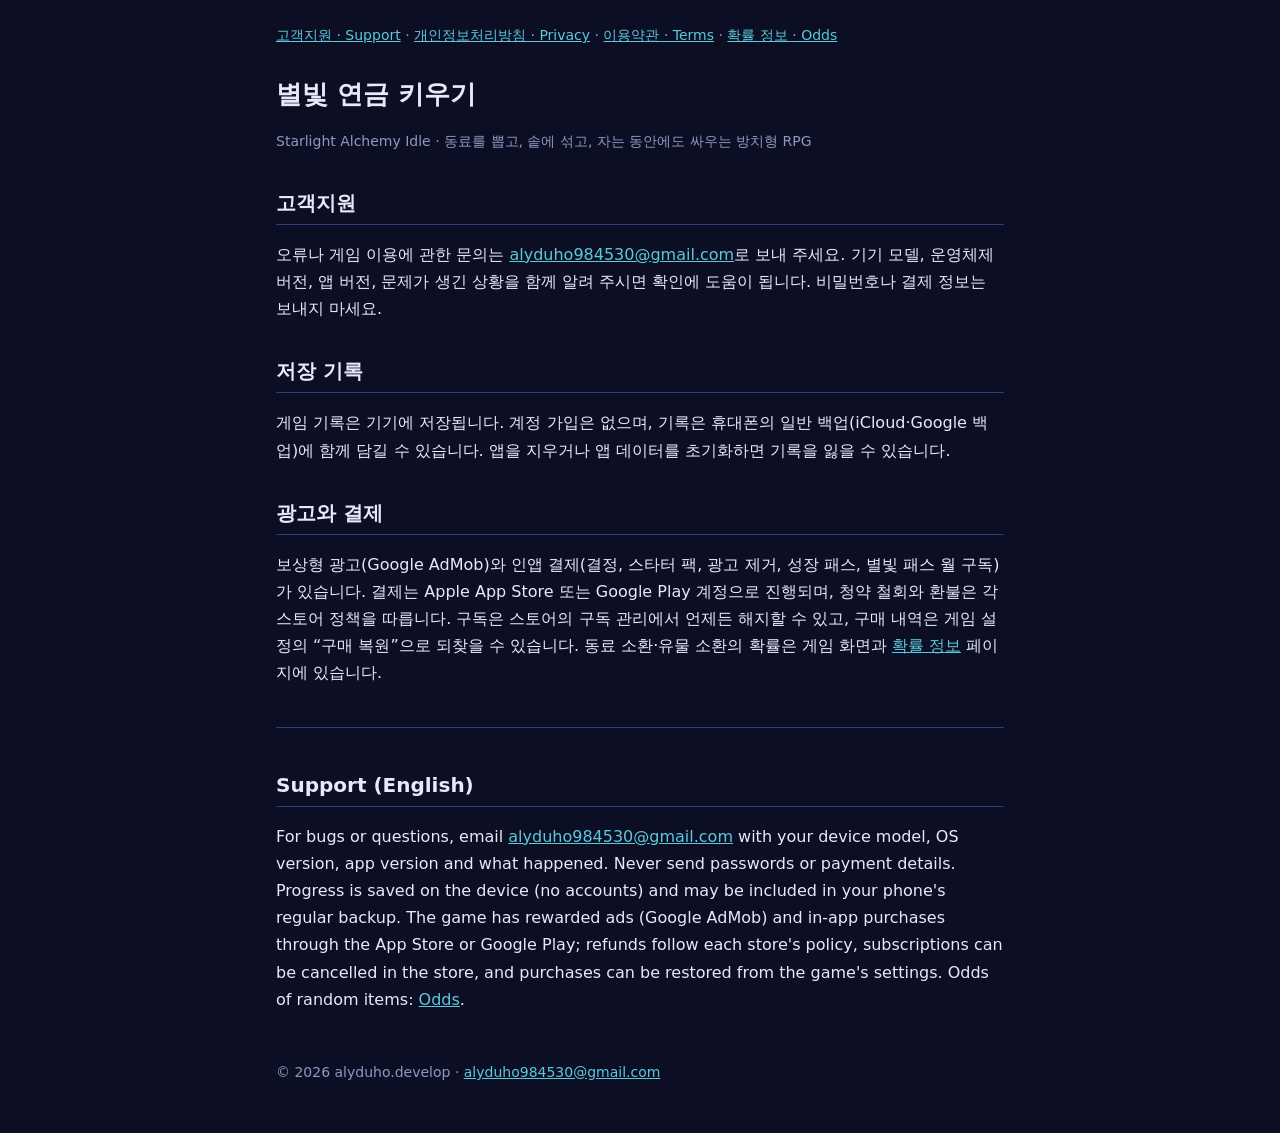
<file: index.html>
<!doctype html>
<html lang="ko">
<head>
<meta charset="utf-8">
<meta name="viewport" content="width=device-width, initial-scale=1">
<title>별빛 연금 키우기 · 고객지원 · Support</title>
<link rel="stylesheet" href="style.css">
</head>
<body>
<main>
<nav><a href="index.html">고객지원 · Support</a> · <a href="privacy.html">개인정보처리방침 · Privacy</a> · <a href="terms.html">이용약관 · Terms</a> · <a href="odds.html">확률 정보 · Odds</a></nav>
<h1>별빛 연금 키우기</h1>
<p class="meta">Starlight Alchemy Idle · 동료를 뽑고, 솥에 섞고, 자는 동안에도 싸우는 방치형 RPG</p>
<h2>고객지원</h2>
<p>오류나 게임 이용에 관한 문의는 <a href="mailto:alyduho984530@gmail.com">alyduho984530@gmail.com</a>로 보내 주세요. 기기 모델, 운영체제 버전, 앱 버전, 문제가 생긴 상황을 함께 알려 주시면 확인에 도움이 됩니다. 비밀번호나 결제 정보는 보내지 마세요.</p>
<h2>저장 기록</h2>
<p>게임 기록은 기기에 저장됩니다. 계정 가입은 없으며, 기록은 휴대폰의 일반 백업(iCloud·Google 백업)에 함께 담길 수 있습니다. 앱을 지우거나 앱 데이터를 초기화하면 기록을 잃을 수 있습니다.</p>
<h2>광고와 결제</h2>
<p>보상형 광고(Google AdMob)와 인앱 결제(결정, 스타터 팩, 광고 제거, 성장 패스, 별빛 패스 월 구독)가 있습니다. 결제는 Apple App Store 또는 Google Play 계정으로 진행되며, 청약 철회와 환불은 각 스토어 정책을 따릅니다. 구독은 스토어의 구독 관리에서 언제든 해지할 수 있고, 구매 내역은 게임 설정의 “구매 복원”으로 되찾을 수 있습니다. 동료 소환·유물 소환의 확률은 게임 화면과 <a href="odds.html">확률 정보</a> 페이지에 있습니다.</p>
<hr>
<h2>Support (English)</h2>
<p>For bugs or questions, email <a href="mailto:alyduho984530@gmail.com">alyduho984530@gmail.com</a> with your device model, OS version, app version and what happened. Never send passwords or payment details. Progress is saved on the device (no accounts) and may be included in your phone's regular backup. The game has rewarded ads (Google AdMob) and in-app purchases through the App Store or Google Play; refunds follow each store's policy, subscriptions can be cancelled in the store, and purchases can be restored from the game's settings. Odds of random items: <a href="odds.html">Odds</a>.</p>
<footer>© 2026 alyduho.develop · <a href="mailto:alyduho984530@gmail.com">alyduho984530@gmail.com</a></footer>
</main>
</body>
</html>
</file>
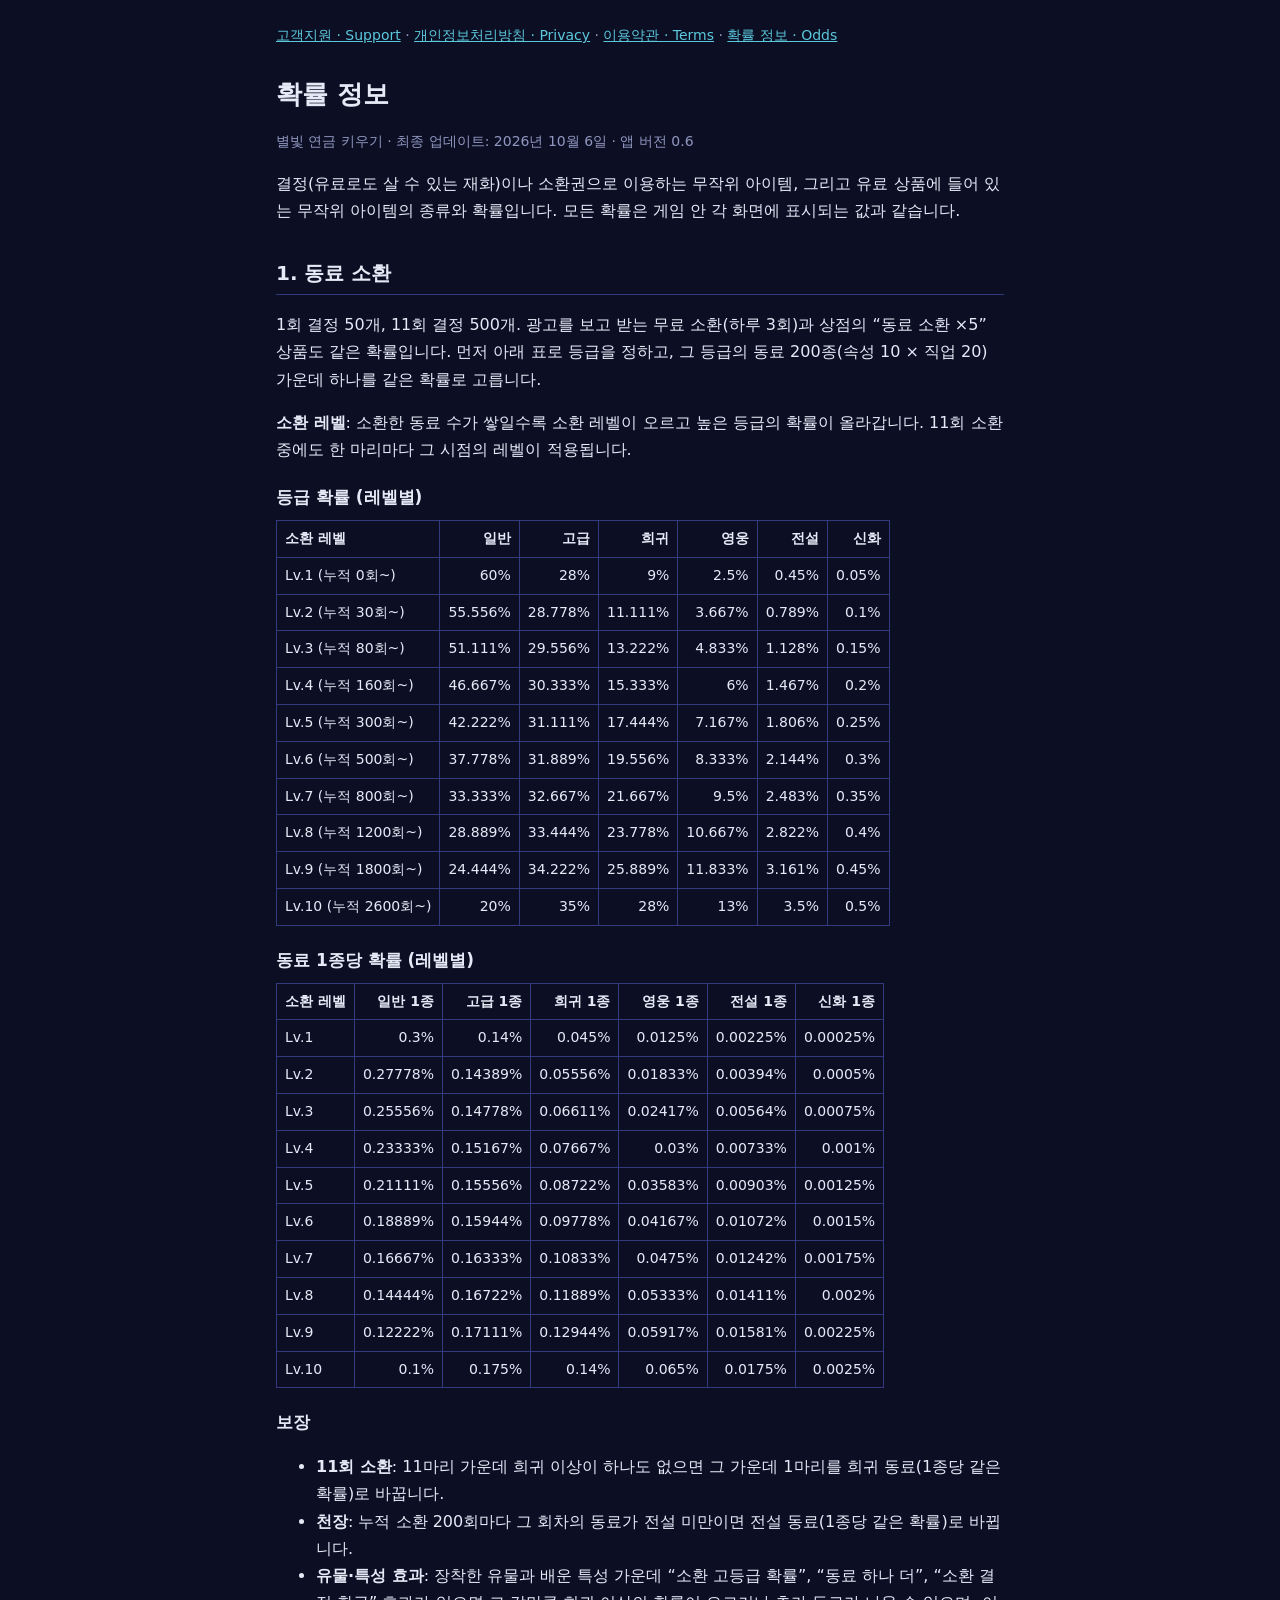
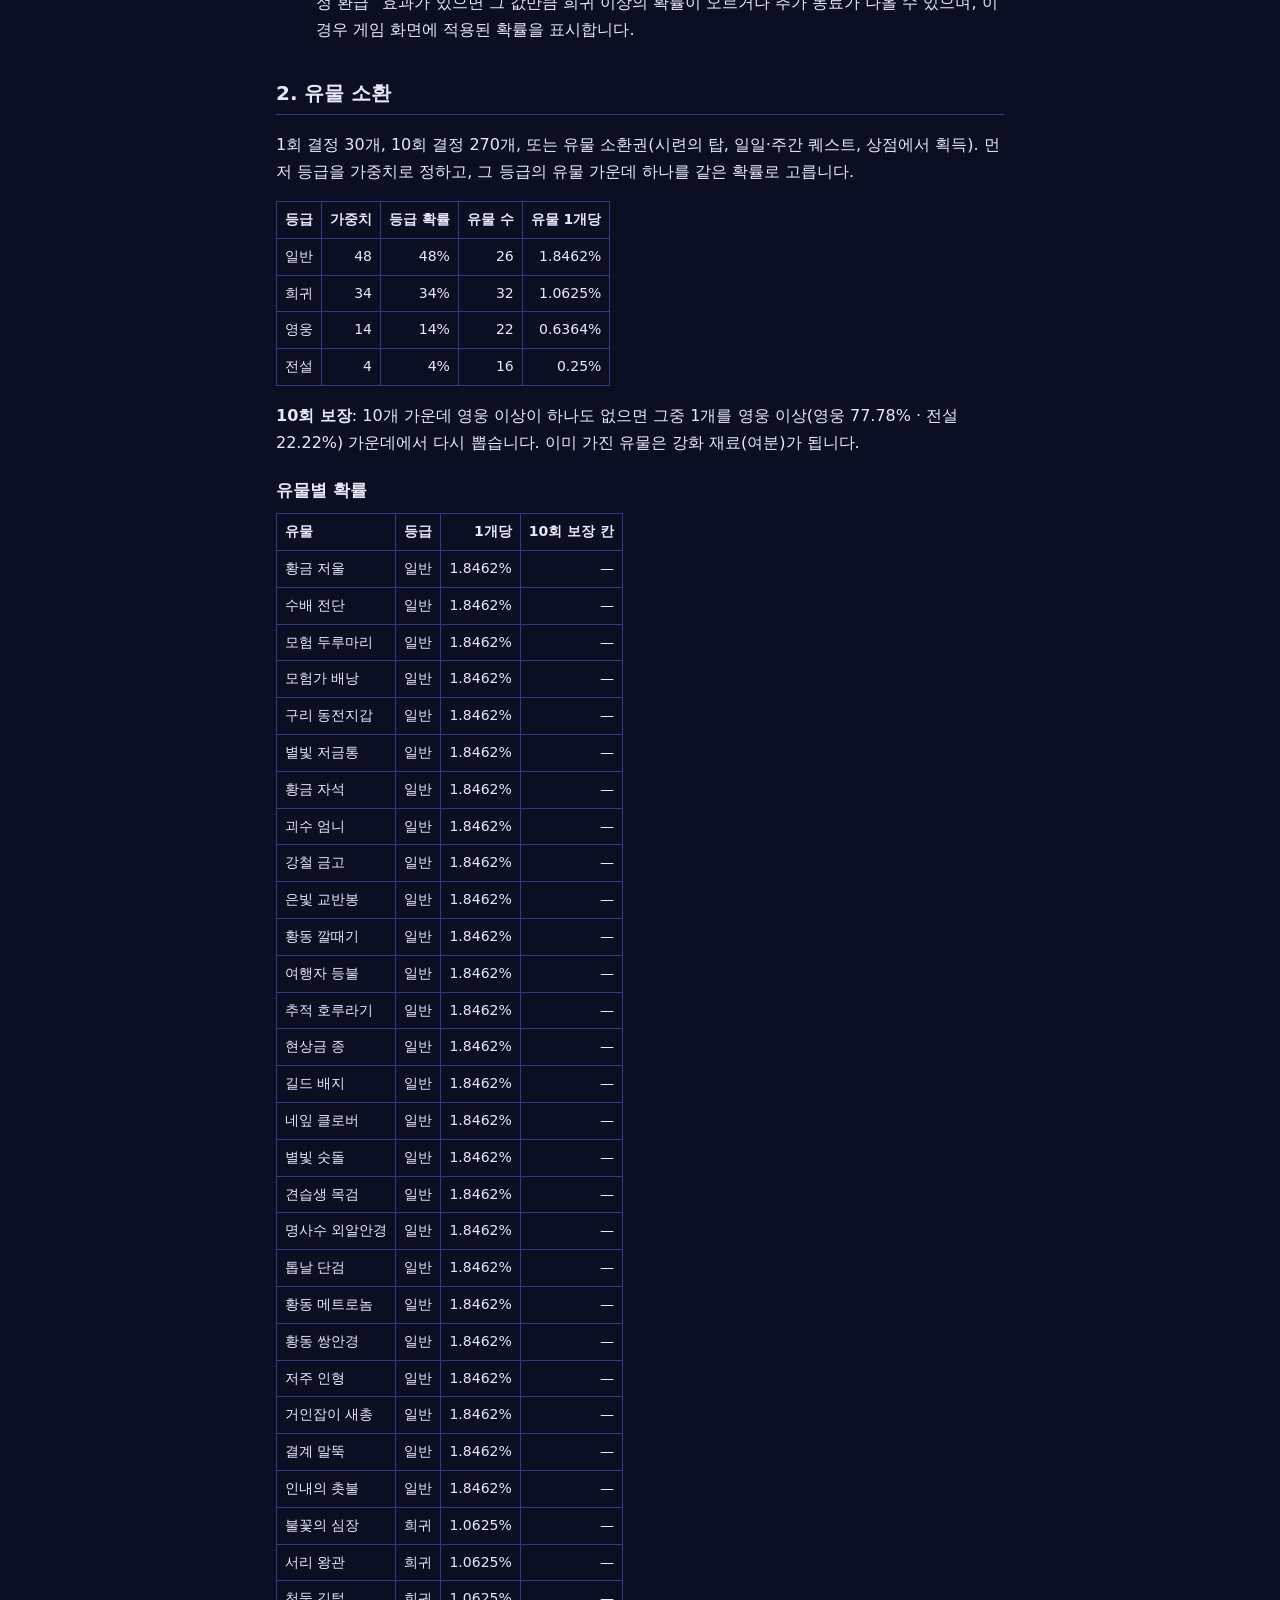
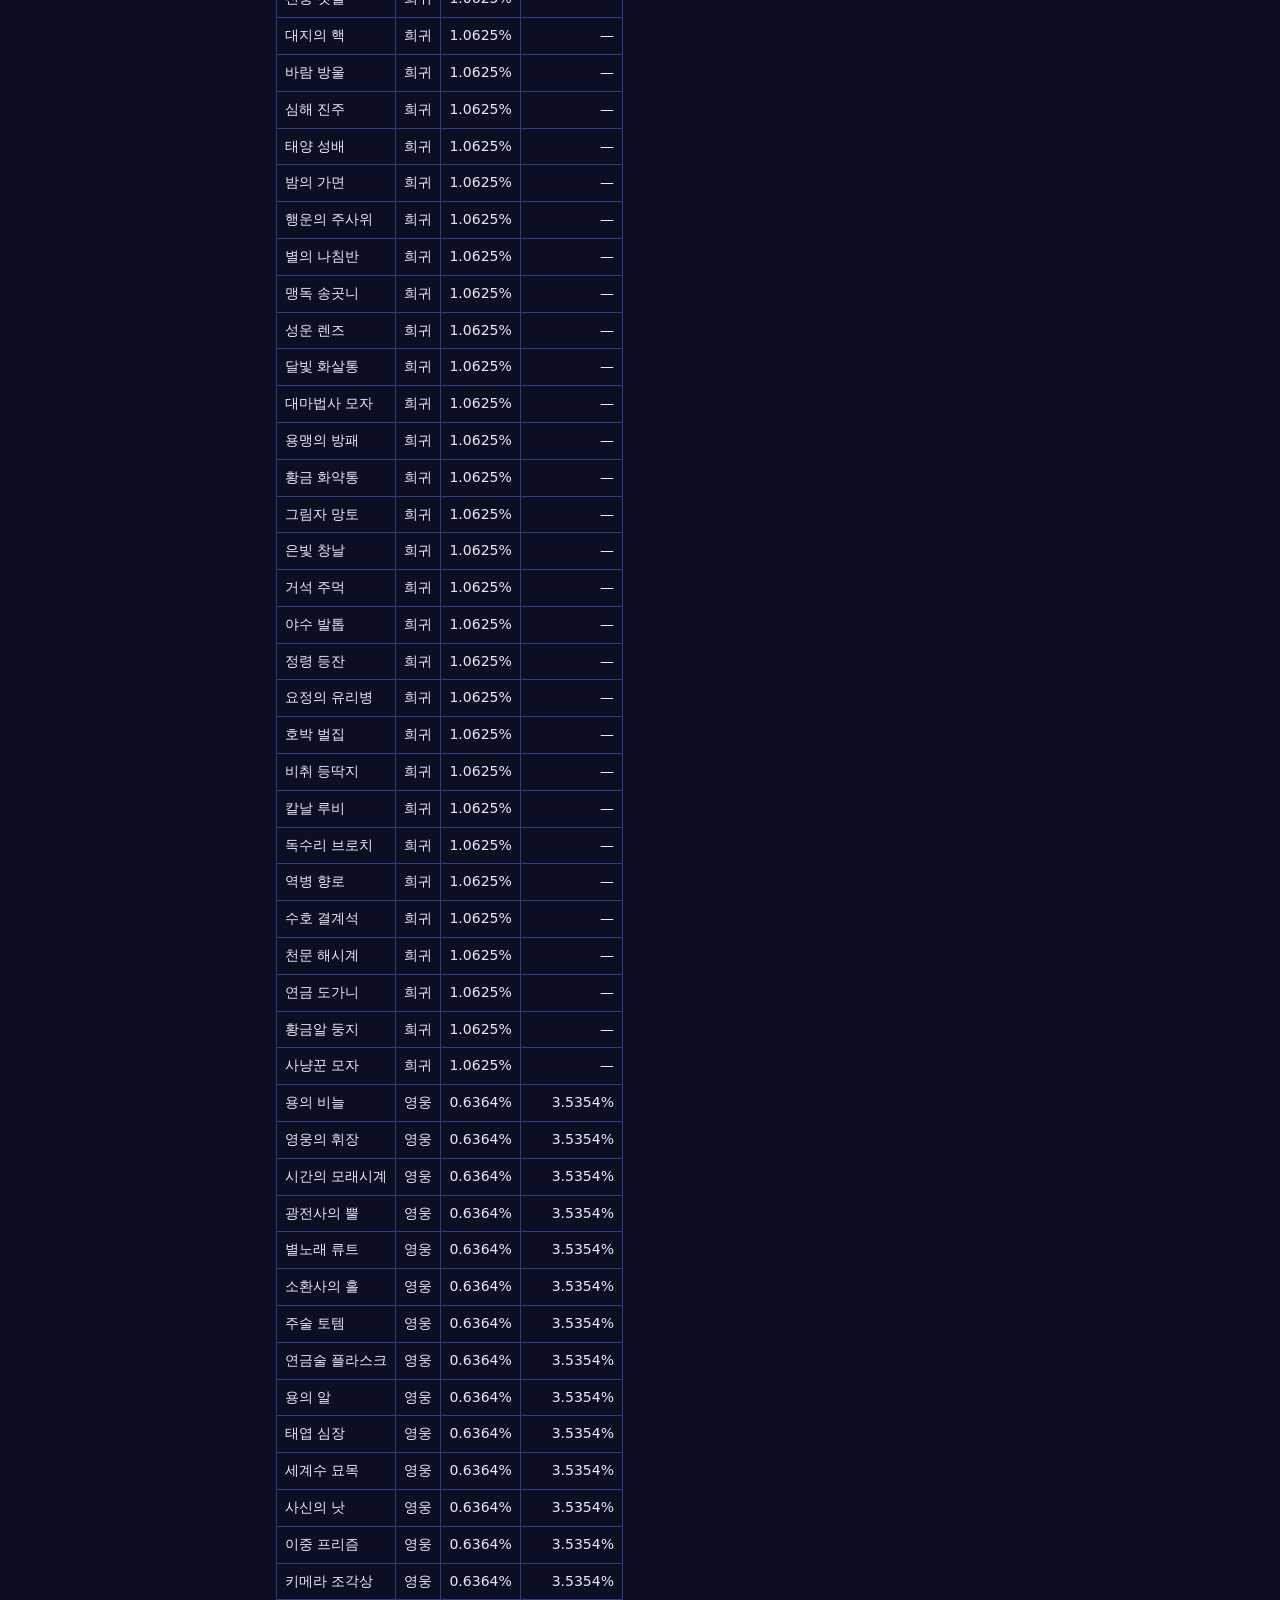
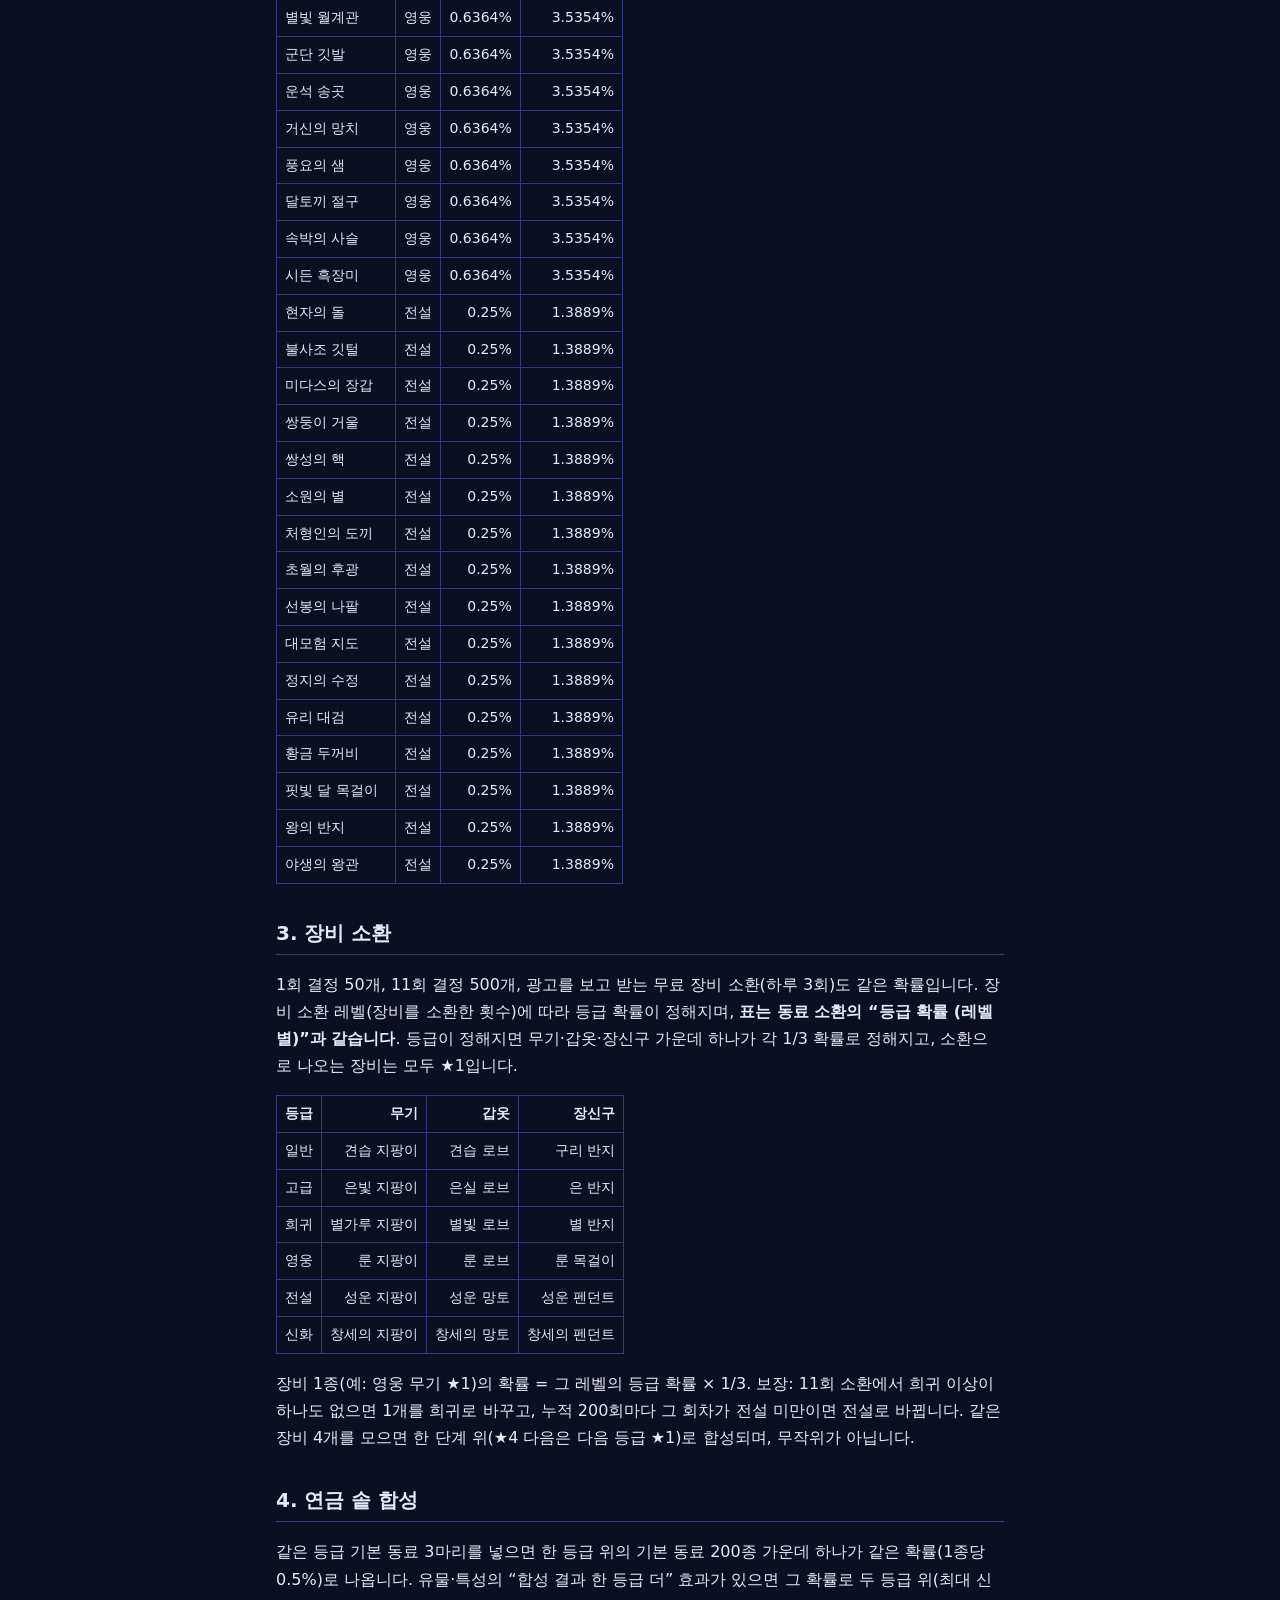
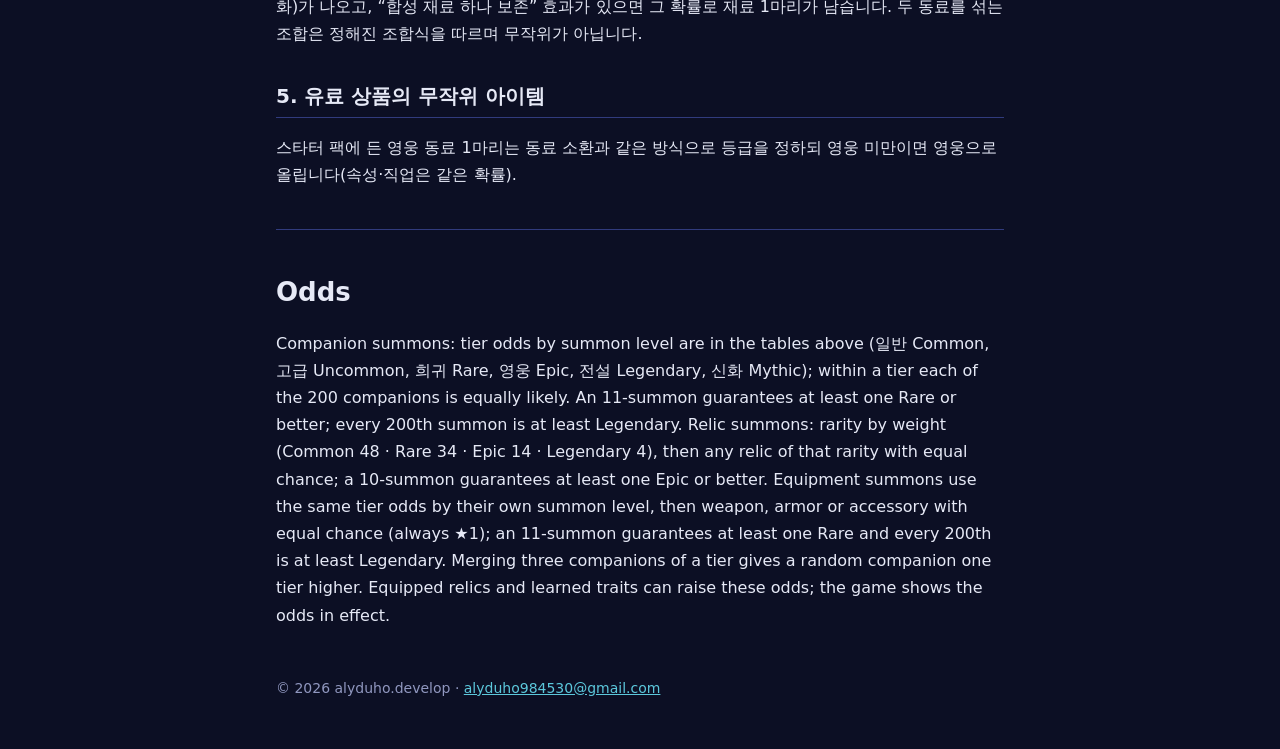
<file: odds.html>
<!doctype html>
<html lang="ko">
<head>
<meta charset="utf-8">
<meta name="viewport" content="width=device-width, initial-scale=1">
<title>확률 정보 · Odds · 별빛 연금 키우기</title>
<link rel="stylesheet" href="style.css">
</head>
<body>
<main>
<nav><a href="index.html">고객지원 · Support</a> · <a href="privacy.html">개인정보처리방침 · Privacy</a> · <a href="terms.html">이용약관 · Terms</a> · <a href="odds.html">확률 정보 · Odds</a></nav>
<h1>확률 정보</h1>
<p class="meta">별빛 연금 키우기 · 최종 업데이트: 2026년 10월 6일 · 앱 버전 0.6</p>
<p>결정(유료로도 살 수 있는 재화)이나 소환권으로 이용하는 무작위 아이템, 그리고 유료 상품에 들어 있는 무작위 아이템의 종류와 확률입니다. 모든 확률은 게임 안 각 화면에 표시되는 값과 같습니다.</p>

<h2>1. 동료 소환</h2>
<p>1회 결정 50개, 11회 결정 500개. 광고를 보고 받는 무료 소환(하루 3회)과 상점의 “동료 소환 ×5” 상품도 같은 확률입니다. 먼저 아래 표로 등급을 정하고, 그 등급의 동료 200종(속성 10 × 직업 20) 가운데 하나를 같은 확률로 고릅니다.</p>
<p><b>소환 레벨</b>: 소환한 동료 수가 쌓일수록 소환 레벨이 오르고 높은 등급의 확률이 올라갑니다. 11회 소환 중에도 한 마리마다 그 시점의 레벨이 적용됩니다.</p>
<h3>등급 확률 (레벨별)</h3>
<table><tr><th>소환 레벨</th><th>일반</th><th>고급</th><th>희귀</th><th>영웅</th><th>전설</th><th>신화</th></tr>
<tr><td>Lv.1 (누적 0회~)</td><td>60%</td><td>28%</td><td>9%</td><td>2.5%</td><td>0.45%</td><td>0.05%</td></tr>
<tr><td>Lv.2 (누적 30회~)</td><td>55.556%</td><td>28.778%</td><td>11.111%</td><td>3.667%</td><td>0.789%</td><td>0.1%</td></tr>
<tr><td>Lv.3 (누적 80회~)</td><td>51.111%</td><td>29.556%</td><td>13.222%</td><td>4.833%</td><td>1.128%</td><td>0.15%</td></tr>
<tr><td>Lv.4 (누적 160회~)</td><td>46.667%</td><td>30.333%</td><td>15.333%</td><td>6%</td><td>1.467%</td><td>0.2%</td></tr>
<tr><td>Lv.5 (누적 300회~)</td><td>42.222%</td><td>31.111%</td><td>17.444%</td><td>7.167%</td><td>1.806%</td><td>0.25%</td></tr>
<tr><td>Lv.6 (누적 500회~)</td><td>37.778%</td><td>31.889%</td><td>19.556%</td><td>8.333%</td><td>2.144%</td><td>0.3%</td></tr>
<tr><td>Lv.7 (누적 800회~)</td><td>33.333%</td><td>32.667%</td><td>21.667%</td><td>9.5%</td><td>2.483%</td><td>0.35%</td></tr>
<tr><td>Lv.8 (누적 1200회~)</td><td>28.889%</td><td>33.444%</td><td>23.778%</td><td>10.667%</td><td>2.822%</td><td>0.4%</td></tr>
<tr><td>Lv.9 (누적 1800회~)</td><td>24.444%</td><td>34.222%</td><td>25.889%</td><td>11.833%</td><td>3.161%</td><td>0.45%</td></tr>
<tr><td>Lv.10 (누적 2600회~)</td><td>20%</td><td>35%</td><td>28%</td><td>13%</td><td>3.5%</td><td>0.5%</td></tr>
</table>
<h3>동료 1종당 확률 (레벨별)</h3>
<table><tr><th>소환 레벨</th><th>일반 1종</th><th>고급 1종</th><th>희귀 1종</th><th>영웅 1종</th><th>전설 1종</th><th>신화 1종</th></tr>
<tr><td>Lv.1</td><td>0.3%</td><td>0.14%</td><td>0.045%</td><td>0.0125%</td><td>0.00225%</td><td>0.00025%</td></tr>
<tr><td>Lv.2</td><td>0.27778%</td><td>0.14389%</td><td>0.05556%</td><td>0.01833%</td><td>0.00394%</td><td>0.0005%</td></tr>
<tr><td>Lv.3</td><td>0.25556%</td><td>0.14778%</td><td>0.06611%</td><td>0.02417%</td><td>0.00564%</td><td>0.00075%</td></tr>
<tr><td>Lv.4</td><td>0.23333%</td><td>0.15167%</td><td>0.07667%</td><td>0.03%</td><td>0.00733%</td><td>0.001%</td></tr>
<tr><td>Lv.5</td><td>0.21111%</td><td>0.15556%</td><td>0.08722%</td><td>0.03583%</td><td>0.00903%</td><td>0.00125%</td></tr>
<tr><td>Lv.6</td><td>0.18889%</td><td>0.15944%</td><td>0.09778%</td><td>0.04167%</td><td>0.01072%</td><td>0.0015%</td></tr>
<tr><td>Lv.7</td><td>0.16667%</td><td>0.16333%</td><td>0.10833%</td><td>0.0475%</td><td>0.01242%</td><td>0.00175%</td></tr>
<tr><td>Lv.8</td><td>0.14444%</td><td>0.16722%</td><td>0.11889%</td><td>0.05333%</td><td>0.01411%</td><td>0.002%</td></tr>
<tr><td>Lv.9</td><td>0.12222%</td><td>0.17111%</td><td>0.12944%</td><td>0.05917%</td><td>0.01581%</td><td>0.00225%</td></tr>
<tr><td>Lv.10</td><td>0.1%</td><td>0.175%</td><td>0.14%</td><td>0.065%</td><td>0.0175%</td><td>0.0025%</td></tr>
</table>
<h3>보장</h3>
<ul>
<li><b>11회 소환</b>: 11마리 가운데 희귀 이상이 하나도 없으면 그 가운데 1마리를 희귀 동료(1종당 같은 확률)로 바꿉니다.</li>
<li><b>천장</b>: 누적 소환 200회마다 그 회차의 동료가 전설 미만이면 전설 동료(1종당 같은 확률)로 바뀝니다.</li>
<li><b>유물·특성 효과</b>: 장착한 유물과 배운 특성 가운데 “소환 고등급 확률”, “동료 하나 더”, “소환 결정 환급” 효과가 있으면 그 값만큼 희귀 이상의 확률이 오르거나 추가 동료가 나올 수 있으며, 이 경우 게임 화면에 적용된 확률을 표시합니다.</li>
</ul>

<h2>2. 유물 소환</h2>
<p>1회 결정 30개, 10회 결정 270개, 또는 유물 소환권(시련의 탑, 일일·주간 퀘스트, 상점에서 획득). 먼저 등급을 가중치로 정하고, 그 등급의 유물 가운데 하나를 같은 확률로 고릅니다.</p>
<table><tr><th>등급</th><th>가중치</th><th>등급 확률</th><th>유물 수</th><th>유물 1개당</th></tr>
<tr><td>일반</td><td>48</td><td>48%</td><td>26</td><td>1.8462%</td></tr>
<tr><td>희귀</td><td>34</td><td>34%</td><td>32</td><td>1.0625%</td></tr>
<tr><td>영웅</td><td>14</td><td>14%</td><td>22</td><td>0.6364%</td></tr>
<tr><td>전설</td><td>4</td><td>4%</td><td>16</td><td>0.25%</td></tr>
</table>
<p><b>10회 보장</b>: 10개 가운데 영웅 이상이 하나도 없으면 그중 1개를 영웅 이상(영웅 77.78% · 전설 22.22%) 가운데에서 다시 뽑습니다. 이미 가진 유물은 강화 재료(여분)가 됩니다.</p>
<h3>유물별 확률</h3>
<table><tr><th>유물</th><th>등급</th><th>1개당</th><th>10회 보장 칸</th></tr>
<tr><td>황금 저울</td><td>일반</td><td>1.8462%</td><td>—</td></tr>
<tr><td>수배 전단</td><td>일반</td><td>1.8462%</td><td>—</td></tr>
<tr><td>모험 두루마리</td><td>일반</td><td>1.8462%</td><td>—</td></tr>
<tr><td>모험가 배낭</td><td>일반</td><td>1.8462%</td><td>—</td></tr>
<tr><td>구리 동전지갑</td><td>일반</td><td>1.8462%</td><td>—</td></tr>
<tr><td>별빛 저금통</td><td>일반</td><td>1.8462%</td><td>—</td></tr>
<tr><td>황금 자석</td><td>일반</td><td>1.8462%</td><td>—</td></tr>
<tr><td>괴수 엄니</td><td>일반</td><td>1.8462%</td><td>—</td></tr>
<tr><td>강철 금고</td><td>일반</td><td>1.8462%</td><td>—</td></tr>
<tr><td>은빛 교반봉</td><td>일반</td><td>1.8462%</td><td>—</td></tr>
<tr><td>황동 깔때기</td><td>일반</td><td>1.8462%</td><td>—</td></tr>
<tr><td>여행자 등불</td><td>일반</td><td>1.8462%</td><td>—</td></tr>
<tr><td>추적 호루라기</td><td>일반</td><td>1.8462%</td><td>—</td></tr>
<tr><td>현상금 종</td><td>일반</td><td>1.8462%</td><td>—</td></tr>
<tr><td>길드 배지</td><td>일반</td><td>1.8462%</td><td>—</td></tr>
<tr><td>네잎 클로버</td><td>일반</td><td>1.8462%</td><td>—</td></tr>
<tr><td>별빛 숫돌</td><td>일반</td><td>1.8462%</td><td>—</td></tr>
<tr><td>견습생 목검</td><td>일반</td><td>1.8462%</td><td>—</td></tr>
<tr><td>명사수 외알안경</td><td>일반</td><td>1.8462%</td><td>—</td></tr>
<tr><td>톱날 단검</td><td>일반</td><td>1.8462%</td><td>—</td></tr>
<tr><td>황동 메트로놈</td><td>일반</td><td>1.8462%</td><td>—</td></tr>
<tr><td>황동 쌍안경</td><td>일반</td><td>1.8462%</td><td>—</td></tr>
<tr><td>저주 인형</td><td>일반</td><td>1.8462%</td><td>—</td></tr>
<tr><td>거인잡이 새총</td><td>일반</td><td>1.8462%</td><td>—</td></tr>
<tr><td>결계 말뚝</td><td>일반</td><td>1.8462%</td><td>—</td></tr>
<tr><td>인내의 촛불</td><td>일반</td><td>1.8462%</td><td>—</td></tr>
<tr><td>불꽃의 심장</td><td>희귀</td><td>1.0625%</td><td>—</td></tr>
<tr><td>서리 왕관</td><td>희귀</td><td>1.0625%</td><td>—</td></tr>
<tr><td>천둥 깃털</td><td>희귀</td><td>1.0625%</td><td>—</td></tr>
<tr><td>대지의 핵</td><td>희귀</td><td>1.0625%</td><td>—</td></tr>
<tr><td>바람 방울</td><td>희귀</td><td>1.0625%</td><td>—</td></tr>
<tr><td>심해 진주</td><td>희귀</td><td>1.0625%</td><td>—</td></tr>
<tr><td>태양 성배</td><td>희귀</td><td>1.0625%</td><td>—</td></tr>
<tr><td>밤의 가면</td><td>희귀</td><td>1.0625%</td><td>—</td></tr>
<tr><td>행운의 주사위</td><td>희귀</td><td>1.0625%</td><td>—</td></tr>
<tr><td>별의 나침반</td><td>희귀</td><td>1.0625%</td><td>—</td></tr>
<tr><td>맹독 송곳니</td><td>희귀</td><td>1.0625%</td><td>—</td></tr>
<tr><td>성운 렌즈</td><td>희귀</td><td>1.0625%</td><td>—</td></tr>
<tr><td>달빛 화살통</td><td>희귀</td><td>1.0625%</td><td>—</td></tr>
<tr><td>대마법사 모자</td><td>희귀</td><td>1.0625%</td><td>—</td></tr>
<tr><td>용맹의 방패</td><td>희귀</td><td>1.0625%</td><td>—</td></tr>
<tr><td>황금 화약통</td><td>희귀</td><td>1.0625%</td><td>—</td></tr>
<tr><td>그림자 망토</td><td>희귀</td><td>1.0625%</td><td>—</td></tr>
<tr><td>은빛 창날</td><td>희귀</td><td>1.0625%</td><td>—</td></tr>
<tr><td>거석 주먹</td><td>희귀</td><td>1.0625%</td><td>—</td></tr>
<tr><td>야수 발톱</td><td>희귀</td><td>1.0625%</td><td>—</td></tr>
<tr><td>정령 등잔</td><td>희귀</td><td>1.0625%</td><td>—</td></tr>
<tr><td>요정의 유리병</td><td>희귀</td><td>1.0625%</td><td>—</td></tr>
<tr><td>호박 벌집</td><td>희귀</td><td>1.0625%</td><td>—</td></tr>
<tr><td>비취 등딱지</td><td>희귀</td><td>1.0625%</td><td>—</td></tr>
<tr><td>칼날 루비</td><td>희귀</td><td>1.0625%</td><td>—</td></tr>
<tr><td>독수리 브로치</td><td>희귀</td><td>1.0625%</td><td>—</td></tr>
<tr><td>역병 향로</td><td>희귀</td><td>1.0625%</td><td>—</td></tr>
<tr><td>수호 결계석</td><td>희귀</td><td>1.0625%</td><td>—</td></tr>
<tr><td>천문 해시계</td><td>희귀</td><td>1.0625%</td><td>—</td></tr>
<tr><td>연금 도가니</td><td>희귀</td><td>1.0625%</td><td>—</td></tr>
<tr><td>황금알 둥지</td><td>희귀</td><td>1.0625%</td><td>—</td></tr>
<tr><td>사냥꾼 모자</td><td>희귀</td><td>1.0625%</td><td>—</td></tr>
<tr><td>용의 비늘</td><td>영웅</td><td>0.6364%</td><td>3.5354%</td></tr>
<tr><td>영웅의 휘장</td><td>영웅</td><td>0.6364%</td><td>3.5354%</td></tr>
<tr><td>시간의 모래시계</td><td>영웅</td><td>0.6364%</td><td>3.5354%</td></tr>
<tr><td>광전사의 뿔</td><td>영웅</td><td>0.6364%</td><td>3.5354%</td></tr>
<tr><td>별노래 류트</td><td>영웅</td><td>0.6364%</td><td>3.5354%</td></tr>
<tr><td>소환사의 홀</td><td>영웅</td><td>0.6364%</td><td>3.5354%</td></tr>
<tr><td>주술 토템</td><td>영웅</td><td>0.6364%</td><td>3.5354%</td></tr>
<tr><td>연금술 플라스크</td><td>영웅</td><td>0.6364%</td><td>3.5354%</td></tr>
<tr><td>용의 알</td><td>영웅</td><td>0.6364%</td><td>3.5354%</td></tr>
<tr><td>태엽 심장</td><td>영웅</td><td>0.6364%</td><td>3.5354%</td></tr>
<tr><td>세계수 묘목</td><td>영웅</td><td>0.6364%</td><td>3.5354%</td></tr>
<tr><td>사신의 낫</td><td>영웅</td><td>0.6364%</td><td>3.5354%</td></tr>
<tr><td>이중 프리즘</td><td>영웅</td><td>0.6364%</td><td>3.5354%</td></tr>
<tr><td>키메라 조각상</td><td>영웅</td><td>0.6364%</td><td>3.5354%</td></tr>
<tr><td>별빛 월계관</td><td>영웅</td><td>0.6364%</td><td>3.5354%</td></tr>
<tr><td>군단 깃발</td><td>영웅</td><td>0.6364%</td><td>3.5354%</td></tr>
<tr><td>운석 송곳</td><td>영웅</td><td>0.6364%</td><td>3.5354%</td></tr>
<tr><td>거신의 망치</td><td>영웅</td><td>0.6364%</td><td>3.5354%</td></tr>
<tr><td>풍요의 샘</td><td>영웅</td><td>0.6364%</td><td>3.5354%</td></tr>
<tr><td>달토끼 절구</td><td>영웅</td><td>0.6364%</td><td>3.5354%</td></tr>
<tr><td>속박의 사슬</td><td>영웅</td><td>0.6364%</td><td>3.5354%</td></tr>
<tr><td>시든 흑장미</td><td>영웅</td><td>0.6364%</td><td>3.5354%</td></tr>
<tr><td>현자의 돌</td><td>전설</td><td>0.25%</td><td>1.3889%</td></tr>
<tr><td>불사조 깃털</td><td>전설</td><td>0.25%</td><td>1.3889%</td></tr>
<tr><td>미다스의 장갑</td><td>전설</td><td>0.25%</td><td>1.3889%</td></tr>
<tr><td>쌍둥이 거울</td><td>전설</td><td>0.25%</td><td>1.3889%</td></tr>
<tr><td>쌍성의 핵</td><td>전설</td><td>0.25%</td><td>1.3889%</td></tr>
<tr><td>소원의 별</td><td>전설</td><td>0.25%</td><td>1.3889%</td></tr>
<tr><td>처형인의 도끼</td><td>전설</td><td>0.25%</td><td>1.3889%</td></tr>
<tr><td>초월의 후광</td><td>전설</td><td>0.25%</td><td>1.3889%</td></tr>
<tr><td>선봉의 나팔</td><td>전설</td><td>0.25%</td><td>1.3889%</td></tr>
<tr><td>대모험 지도</td><td>전설</td><td>0.25%</td><td>1.3889%</td></tr>
<tr><td>정지의 수정</td><td>전설</td><td>0.25%</td><td>1.3889%</td></tr>
<tr><td>유리 대검</td><td>전설</td><td>0.25%</td><td>1.3889%</td></tr>
<tr><td>황금 두꺼비</td><td>전설</td><td>0.25%</td><td>1.3889%</td></tr>
<tr><td>핏빛 달 목걸이</td><td>전설</td><td>0.25%</td><td>1.3889%</td></tr>
<tr><td>왕의 반지</td><td>전설</td><td>0.25%</td><td>1.3889%</td></tr>
<tr><td>야생의 왕관</td><td>전설</td><td>0.25%</td><td>1.3889%</td></tr>
</table>

<h2>3. 장비 소환</h2>
<p>1회 결정 50개, 11회 결정 500개, 광고를 보고 받는 무료 장비 소환(하루 3회)도 같은 확률입니다. 장비 소환 레벨(장비를 소환한 횟수)에 따라 등급 확률이 정해지며, <b>표는 동료 소환의 “등급 확률 (레벨별)”과 같습니다</b>. 등급이 정해지면 무기·갑옷·장신구 가운데 하나가 각 1/3 확률로 정해지고, 소환으로 나오는 장비는 모두 ★1입니다.</p>
<table><tr><th>등급</th><th>무기</th><th>갑옷</th><th>장신구</th></tr>
<tr><td>일반</td><td>견습 지팡이</td><td>견습 로브</td><td>구리 반지</td></tr>
<tr><td>고급</td><td>은빛 지팡이</td><td>은실 로브</td><td>은 반지</td></tr>
<tr><td>희귀</td><td>별가루 지팡이</td><td>별빛 로브</td><td>별 반지</td></tr>
<tr><td>영웅</td><td>룬 지팡이</td><td>룬 로브</td><td>룬 목걸이</td></tr>
<tr><td>전설</td><td>성운 지팡이</td><td>성운 망토</td><td>성운 펜던트</td></tr>
<tr><td>신화</td><td>창세의 지팡이</td><td>창세의 망토</td><td>창세의 펜던트</td></tr>
</table>
<p>장비 1종(예: 영웅 무기 ★1)의 확률 = 그 레벨의 등급 확률 × 1/3. 보장: 11회 소환에서 희귀 이상이 하나도 없으면 1개를 희귀로 바꾸고, 누적 200회마다 그 회차가 전설 미만이면 전설로 바뀝니다. 같은 장비 4개를 모으면 한 단계 위(★4 다음은 다음 등급 ★1)로 합성되며, 무작위가 아닙니다.</p>

<h2>4. 연금 솥 합성</h2>
<p>같은 등급 기본 동료 3마리를 넣으면 한 등급 위의 기본 동료 200종 가운데 하나가 같은 확률(1종당 0.5%)로 나옵니다. 유물·특성의 “합성 결과 한 등급 더” 효과가 있으면 그 확률로 두 등급 위(최대 신화)가 나오고, “합성 재료 하나 보존” 효과가 있으면 그 확률로 재료 1마리가 남습니다. 두 동료를 섞는 조합은 정해진 조합식을 따르며 무작위가 아닙니다.</p>

<h2>5. 유료 상품의 무작위 아이템</h2>
<p>스타터 팩에 든 영웅 동료 1마리는 동료 소환과 같은 방식으로 등급을 정하되 영웅 미만이면 영웅으로 올립니다(속성·직업은 같은 확률).</p>
<hr>
<h1>Odds</h1>
<p>Companion summons: tier odds by summon level are in the tables above (일반 Common, 고급 Uncommon, 희귀 Rare, 영웅 Epic, 전설 Legendary, 신화 Mythic); within a tier each of the 200 companions is equally likely. An 11-summon guarantees at least one Rare or better; every 200th summon is at least Legendary. Relic summons: rarity by weight (Common 48 · Rare 34 · Epic 14 · Legendary 4), then any relic of that rarity with equal chance; a 10-summon guarantees at least one Epic or better. Equipment summons use the same tier odds by their own summon level, then weapon, armor or accessory with equal chance (always ★1); an 11-summon guarantees at least one Rare and every 200th is at least Legendary. Merging three companions of a tier gives a random companion one tier higher. Equipped relics and learned traits can raise these odds; the game shows the odds in effect.</p>
<footer>© 2026 alyduho.develop · <a href="mailto:alyduho984530@gmail.com">alyduho984530@gmail.com</a></footer>
</main>
</body>
</html>
</file>
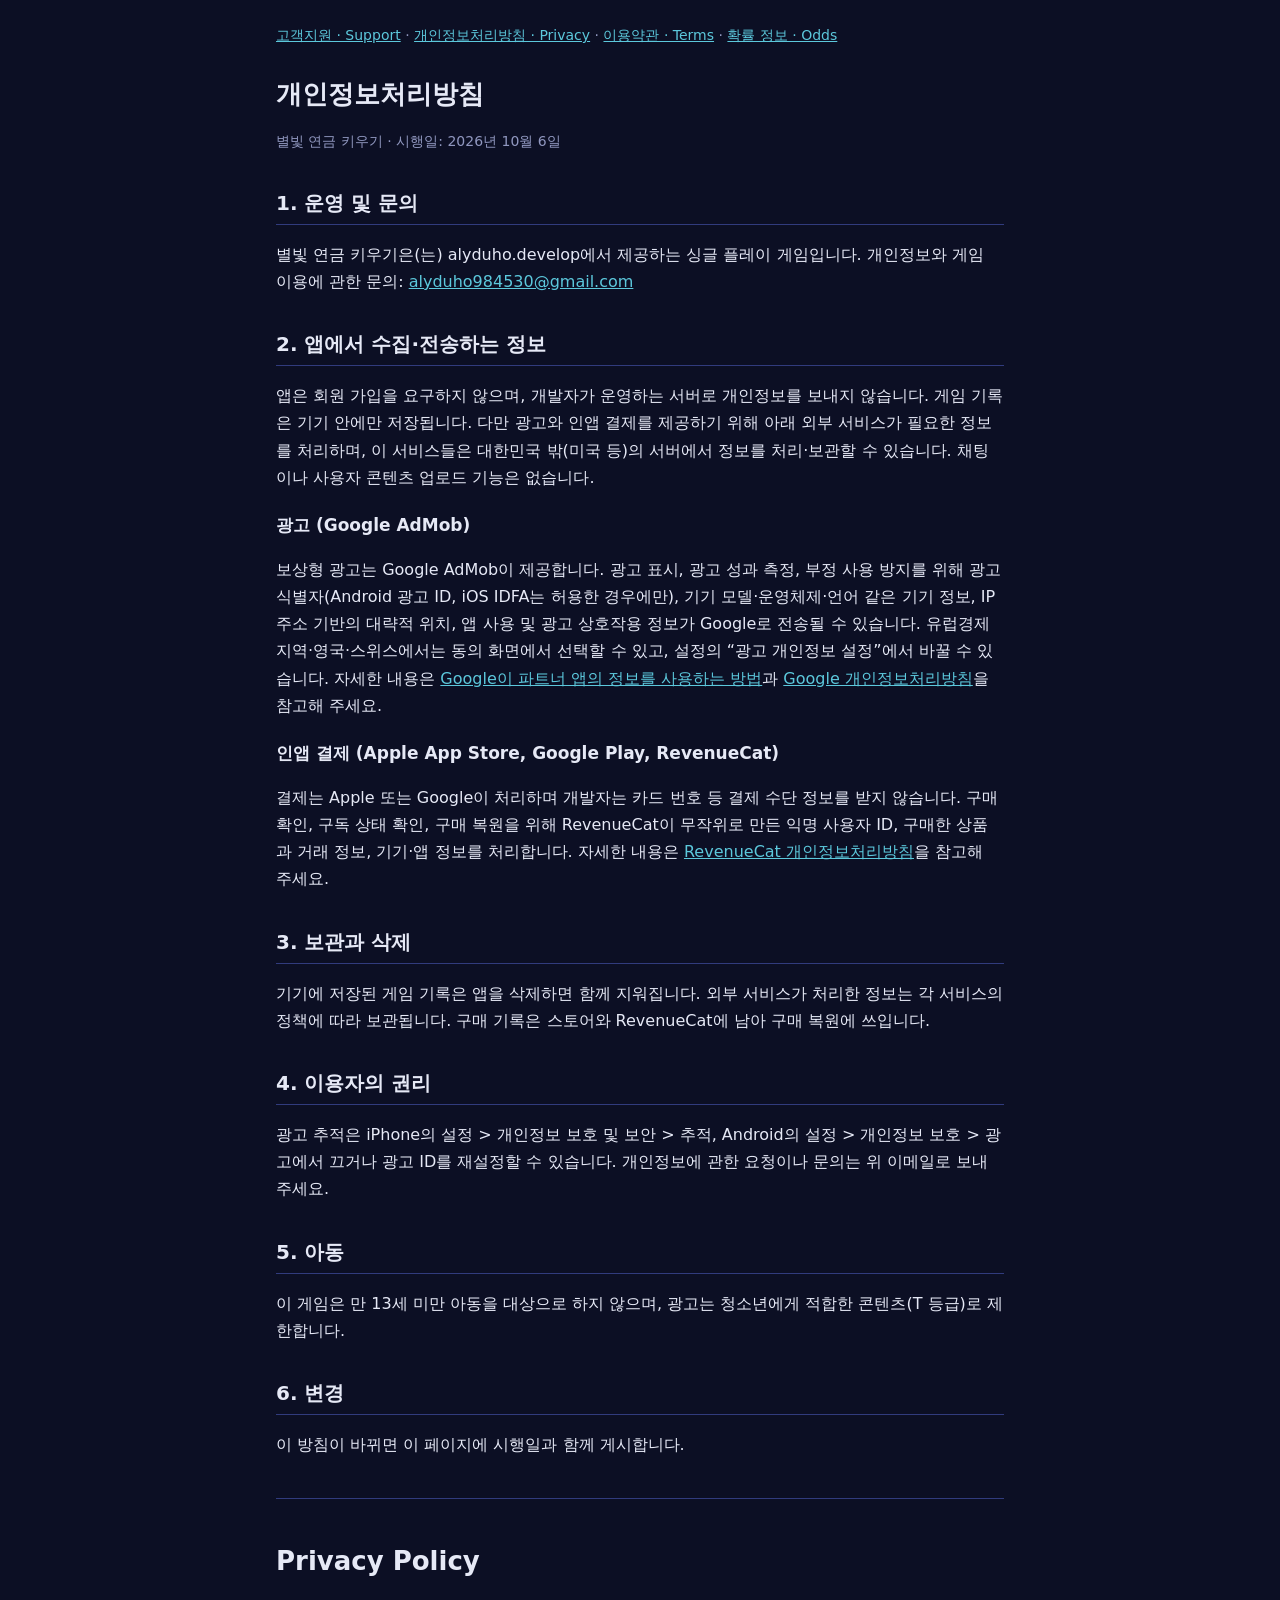
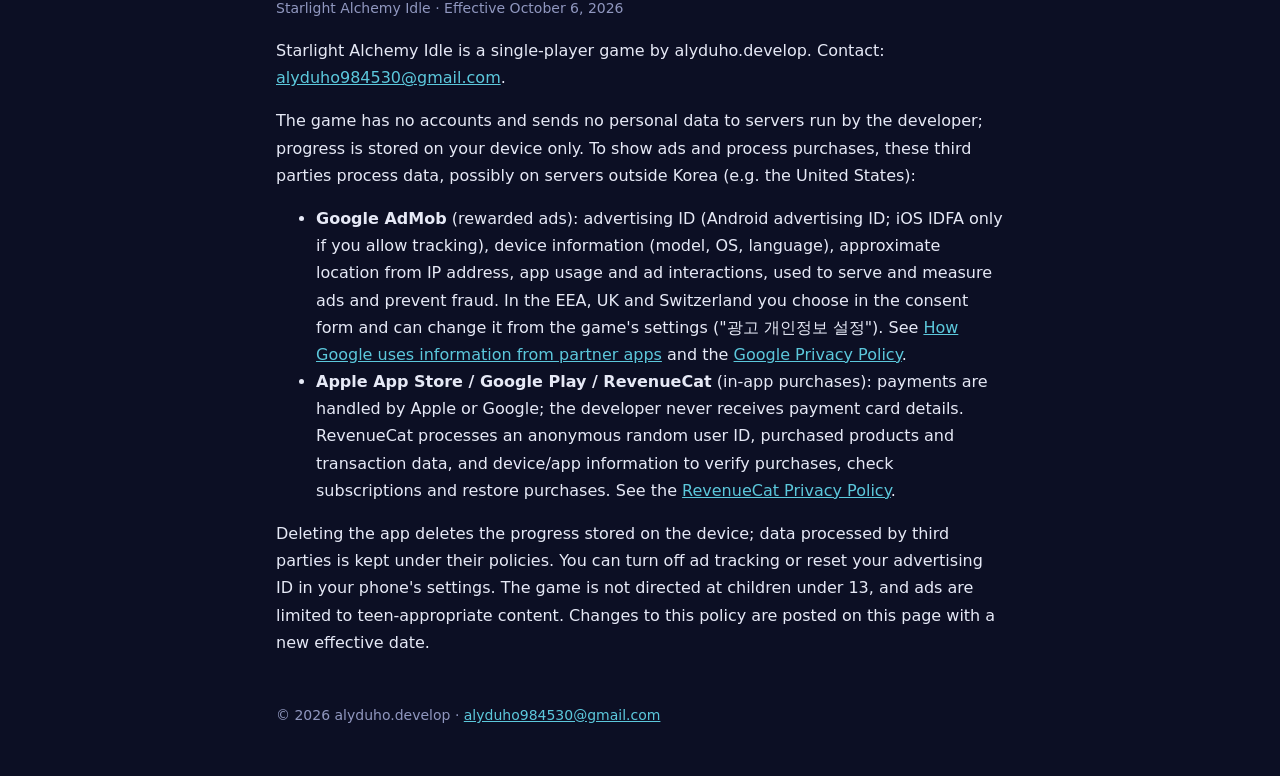
<file: privacy.html>
<!doctype html>
<html lang="ko">
<head>
<meta charset="utf-8">
<meta name="viewport" content="width=device-width, initial-scale=1">
<title>개인정보처리방침 · Privacy Policy · 별빛 연금 키우기</title>
<link rel="stylesheet" href="style.css">
</head>
<body>
<main>
<nav><a href="index.html">고객지원 · Support</a> · <a href="privacy.html">개인정보처리방침 · Privacy</a> · <a href="terms.html">이용약관 · Terms</a> · <a href="odds.html">확률 정보 · Odds</a></nav>
<h1>개인정보처리방침</h1>
<p class="meta">별빛 연금 키우기 · 시행일: 2026년 10월 6일</p>
<h2>1. 운영 및 문의</h2>
<p>별빛 연금 키우기은(는) alyduho.develop에서 제공하는 싱글 플레이 게임입니다. 개인정보와 게임 이용에 관한 문의: <a href="mailto:alyduho984530@gmail.com">alyduho984530@gmail.com</a></p>
<h2>2. 앱에서 수집·전송하는 정보</h2>
<p>앱은 회원 가입을 요구하지 않으며, 개발자가 운영하는 서버로 개인정보를 보내지 않습니다. 게임 기록은 기기 안에만 저장됩니다. 다만 광고와 인앱 결제를 제공하기 위해 아래 외부 서비스가 필요한 정보를 처리하며, 이 서비스들은 대한민국 밖(미국 등)의 서버에서 정보를 처리·보관할 수 있습니다. 채팅이나 사용자 콘텐츠 업로드 기능은 없습니다.</p>
<h3>광고 (Google AdMob)</h3>
<p>보상형 광고는 Google AdMob이 제공합니다. 광고 표시, 광고 성과 측정, 부정 사용 방지를 위해 광고 식별자(Android 광고 ID, iOS IDFA는 허용한 경우에만), 기기 모델·운영체제·언어 같은 기기 정보, IP 주소 기반의 대략적 위치, 앱 사용 및 광고 상호작용 정보가 Google로 전송될 수 있습니다. 유럽경제지역·영국·스위스에서는 동의 화면에서 선택할 수 있고, 설정의 “광고 개인정보 설정”에서 바꿀 수 있습니다. 자세한 내용은 <a href="https://policies.google.com/technologies/partner-sites">Google이 파트너 앱의 정보를 사용하는 방법</a>과 <a href="https://policies.google.com/privacy">Google 개인정보처리방침</a>을 참고해 주세요.</p>
<h3>인앱 결제 (Apple App Store, Google Play, RevenueCat)</h3>
<p>결제는 Apple 또는 Google이 처리하며 개발자는 카드 번호 등 결제 수단 정보를 받지 않습니다. 구매 확인, 구독 상태 확인, 구매 복원을 위해 RevenueCat이 무작위로 만든 익명 사용자 ID, 구매한 상품과 거래 정보, 기기·앱 정보를 처리합니다. 자세한 내용은 <a href="https://www.revenuecat.com/privacy">RevenueCat 개인정보처리방침</a>을 참고해 주세요.</p>
<h2>3. 보관과 삭제</h2>
<p>기기에 저장된 게임 기록은 앱을 삭제하면 함께 지워집니다. 외부 서비스가 처리한 정보는 각 서비스의 정책에 따라 보관됩니다. 구매 기록은 스토어와 RevenueCat에 남아 구매 복원에 쓰입니다.</p>
<h2>4. 이용자의 권리</h2>
<p>광고 추적은 iPhone의 설정 &gt; 개인정보 보호 및 보안 &gt; 추적, Android의 설정 &gt; 개인정보 보호 &gt; 광고에서 끄거나 광고 ID를 재설정할 수 있습니다. 개인정보에 관한 요청이나 문의는 위 이메일로 보내 주세요.</p>
<h2>5. 아동</h2>
<p>이 게임은 만 13세 미만 아동을 대상으로 하지 않으며, 광고는 청소년에게 적합한 콘텐츠(T 등급)로 제한합니다.</p>
<h2>6. 변경</h2>
<p>이 방침이 바뀌면 이 페이지에 시행일과 함께 게시합니다.</p>
<hr>
<h1>Privacy Policy</h1>
<p class="meta">Starlight Alchemy Idle · Effective October 6, 2026</p>
<p>Starlight Alchemy Idle is a single-player game by alyduho.develop. Contact: <a href="mailto:alyduho984530@gmail.com">alyduho984530@gmail.com</a>.</p>
<p>The game has no accounts and sends no personal data to servers run by the developer; progress is stored on your device only. To show ads and process purchases, these third parties process data, possibly on servers outside Korea (e.g. the United States):</p>
<ul>
<li><b>Google AdMob</b> (rewarded ads): advertising ID (Android advertising ID; iOS IDFA only if you allow tracking), device information (model, OS, language), approximate location from IP address, app usage and ad interactions, used to serve and measure ads and prevent fraud. In the EEA, UK and Switzerland you choose in the consent form and can change it from the game's settings ("광고 개인정보 설정"). See <a href="https://policies.google.com/technologies/partner-sites">How Google uses information from partner apps</a> and the <a href="https://policies.google.com/privacy">Google Privacy Policy</a>.</li>
<li><b>Apple App Store / Google Play / RevenueCat</b> (in-app purchases): payments are handled by Apple or Google; the developer never receives payment card details. RevenueCat processes an anonymous random user ID, purchased products and transaction data, and device/app information to verify purchases, check subscriptions and restore purchases. See the <a href="https://www.revenuecat.com/privacy">RevenueCat Privacy Policy</a>.</li>
</ul>
<p>Deleting the app deletes the progress stored on the device; data processed by third parties is kept under their policies. You can turn off ad tracking or reset your advertising ID in your phone's settings. The game is not directed at children under 13, and ads are limited to teen-appropriate content. Changes to this policy are posted on this page with a new effective date.</p>
<footer>© 2026 alyduho.develop · <a href="mailto:alyduho984530@gmail.com">alyduho984530@gmail.com</a></footer>
</main>
</body>
</html>
</file>
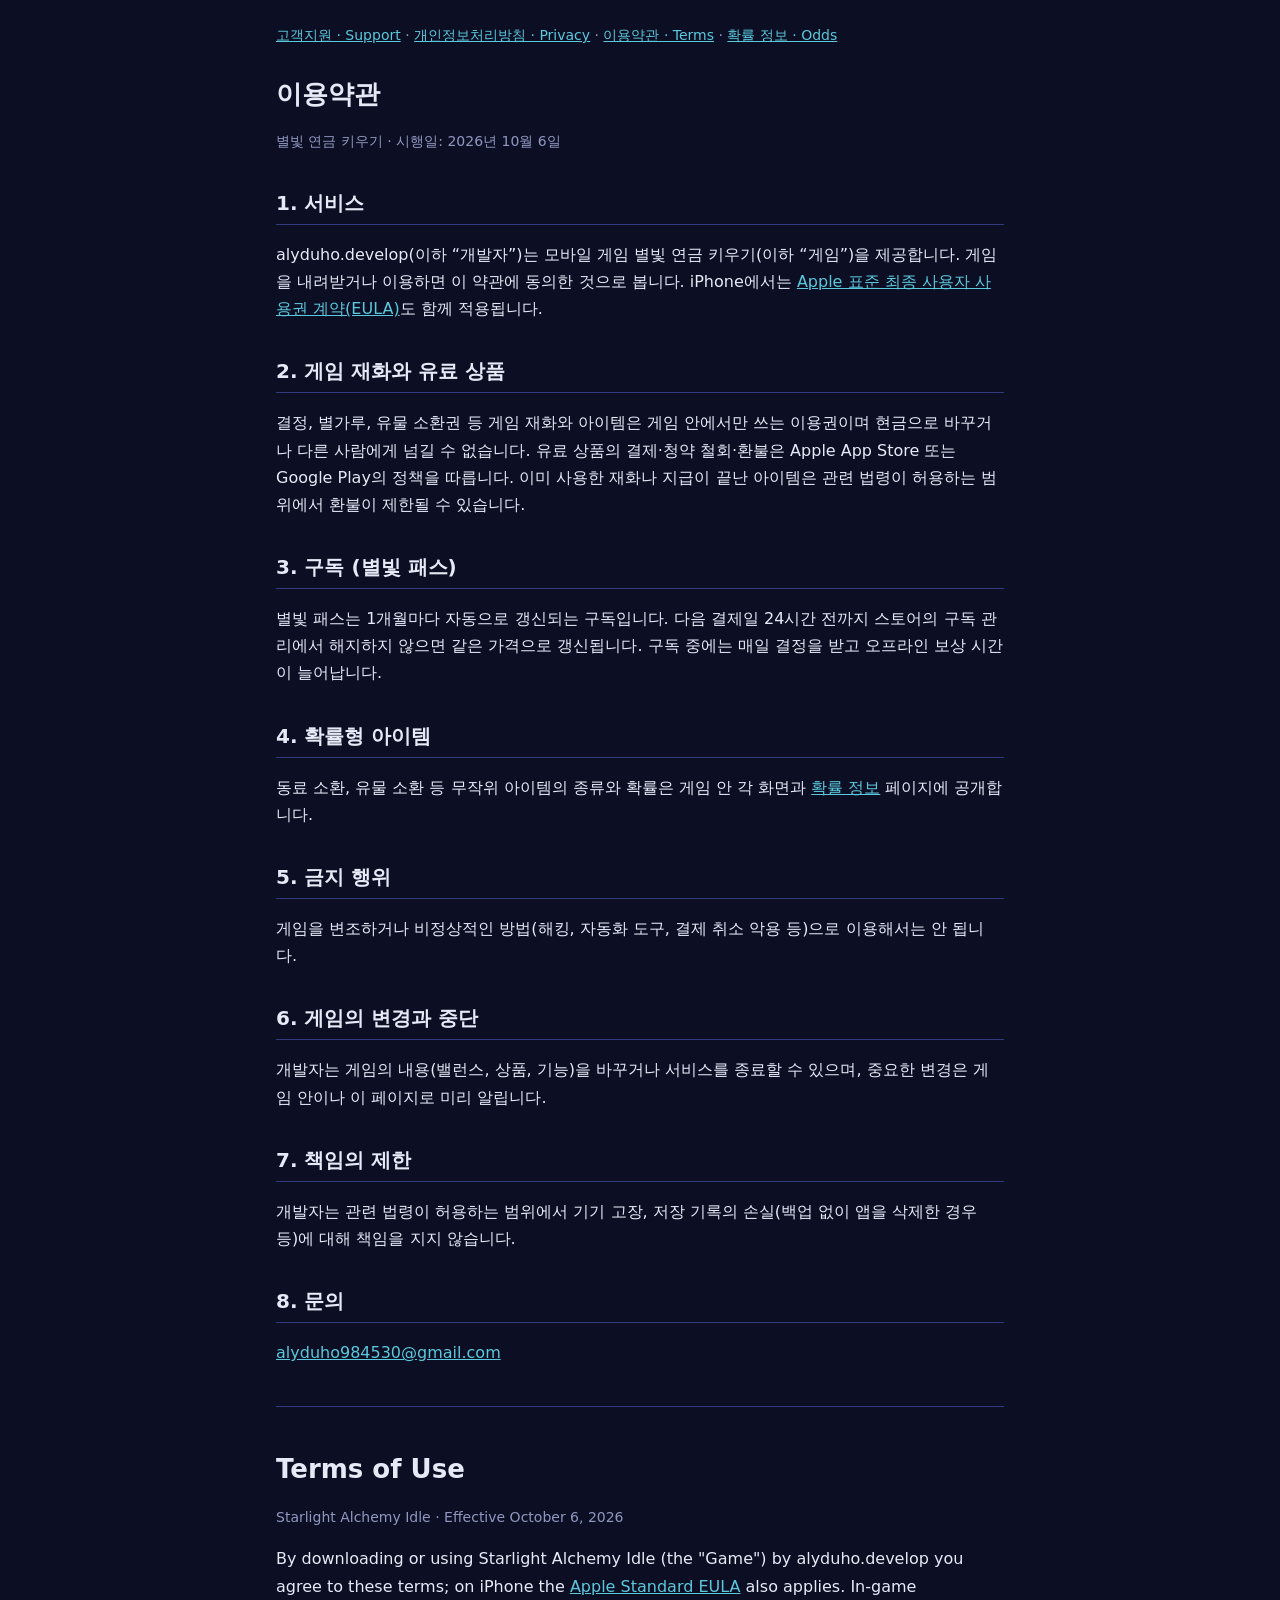
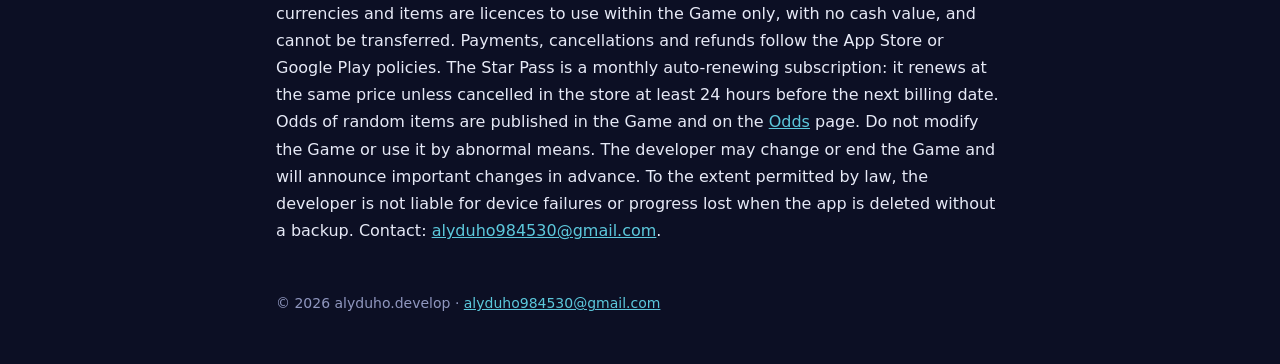
<file: terms.html>
<!doctype html>
<html lang="ko">
<head>
<meta charset="utf-8">
<meta name="viewport" content="width=device-width, initial-scale=1">
<title>이용약관 · Terms · 별빛 연금 키우기</title>
<link rel="stylesheet" href="style.css">
</head>
<body>
<main>
<nav><a href="index.html">고객지원 · Support</a> · <a href="privacy.html">개인정보처리방침 · Privacy</a> · <a href="terms.html">이용약관 · Terms</a> · <a href="odds.html">확률 정보 · Odds</a></nav>
<h1>이용약관</h1>
<p class="meta">별빛 연금 키우기 · 시행일: 2026년 10월 6일</p>
<h2>1. 서비스</h2>
<p>alyduho.develop(이하 “개발자”)는 모바일 게임 별빛 연금 키우기(이하 “게임”)을 제공합니다. 게임을 내려받거나 이용하면 이 약관에 동의한 것으로 봅니다. iPhone에서는 <a href="https://www.apple.com/legal/internet-services/itunes/dev/stdeula/">Apple 표준 최종 사용자 사용권 계약(EULA)</a>도 함께 적용됩니다.</p>
<h2>2. 게임 재화와 유료 상품</h2>
<p>결정, 별가루, 유물 소환권 등 게임 재화와 아이템은 게임 안에서만 쓰는 이용권이며 현금으로 바꾸거나 다른 사람에게 넘길 수 없습니다. 유료 상품의 결제·청약 철회·환불은 Apple App Store 또는 Google Play의 정책을 따릅니다. 이미 사용한 재화나 지급이 끝난 아이템은 관련 법령이 허용하는 범위에서 환불이 제한될 수 있습니다.</p>
<h2>3. 구독 (별빛 패스)</h2>
<p>별빛 패스는 1개월마다 자동으로 갱신되는 구독입니다. 다음 결제일 24시간 전까지 스토어의 구독 관리에서 해지하지 않으면 같은 가격으로 갱신됩니다. 구독 중에는 매일 결정을 받고 오프라인 보상 시간이 늘어납니다.</p>
<h2>4. 확률형 아이템</h2>
<p>동료 소환, 유물 소환 등 무작위 아이템의 종류와 확률은 게임 안 각 화면과 <a href="odds.html">확률 정보</a> 페이지에 공개합니다.</p>
<h2>5. 금지 행위</h2>
<p>게임을 변조하거나 비정상적인 방법(해킹, 자동화 도구, 결제 취소 악용 등)으로 이용해서는 안 됩니다.</p>
<h2>6. 게임의 변경과 중단</h2>
<p>개발자는 게임의 내용(밸런스, 상품, 기능)을 바꾸거나 서비스를 종료할 수 있으며, 중요한 변경은 게임 안이나 이 페이지로 미리 알립니다.</p>
<h2>7. 책임의 제한</h2>
<p>개발자는 관련 법령이 허용하는 범위에서 기기 고장, 저장 기록의 손실(백업 없이 앱을 삭제한 경우 등)에 대해 책임을 지지 않습니다.</p>
<h2>8. 문의</h2>
<p><a href="mailto:alyduho984530@gmail.com">alyduho984530@gmail.com</a></p>
<hr>
<h1>Terms of Use</h1>
<p class="meta">Starlight Alchemy Idle · Effective October 6, 2026</p>
<p>By downloading or using Starlight Alchemy Idle (the "Game") by alyduho.develop you agree to these terms; on iPhone the <a href="https://www.apple.com/legal/internet-services/itunes/dev/stdeula/">Apple Standard EULA</a> also applies. In-game currencies and items are licences to use within the Game only, with no cash value, and cannot be transferred. Payments, cancellations and refunds follow the App Store or Google Play policies. The Star Pass is a monthly auto-renewing subscription: it renews at the same price unless cancelled in the store at least 24 hours before the next billing date. Odds of random items are published in the Game and on the <a href="odds.html">Odds</a> page. Do not modify the Game or use it by abnormal means. The developer may change or end the Game and will announce important changes in advance. To the extent permitted by law, the developer is not liable for device failures or progress lost when the app is deleted without a backup. Contact: <a href="mailto:alyduho984530@gmail.com">alyduho984530@gmail.com</a>.</p>
<footer>© 2026 alyduho.develop · <a href="mailto:alyduho984530@gmail.com">alyduho984530@gmail.com</a></footer>
</main>
</body>
</html>
</file>
<file: style.css>
:root { color-scheme: light dark; --bg: #0c0f24; --ink: #e6e9f6; --muted: #9097bf; --line: #313b7d; --accent: #5cc8dc; }
* { box-sizing: border-box; }
body { margin: 0; background: var(--bg); color: var(--ink); font: 16px/1.7 -apple-system, 'Apple SD Gothic Neo', 'Noto Sans KR', system-ui, sans-serif; }
main { max-width: 760px; margin: 0 auto; padding: 24px 16px 48px; }
nav { font-size: 14px; color: var(--muted); margin-bottom: 24px; }
a { color: var(--accent); }
h1 { font-size: 26px; margin: 0 0 4px; }
h2 { font-size: 20px; margin: 32px 0 8px; border-bottom: 1px solid var(--line); padding-bottom: 4px; }
h3 { font-size: 17px; margin: 20px 0 6px; }
.meta { color: var(--muted); font-size: 14px; }
table { border-collapse: collapse; width: 100%; font-size: 14px; margin: 8px 0 16px; display: block; overflow-x: auto; }
th, td { border: 1px solid var(--line); padding: 6px 8px; text-align: right; white-space: nowrap; }
th:first-child, td:first-child { text-align: left; }
footer { margin-top: 48px; color: var(--muted); font-size: 14px; }
hr { border: 0; border-top: 1px solid var(--line); margin: 40px 0; }
</file>
